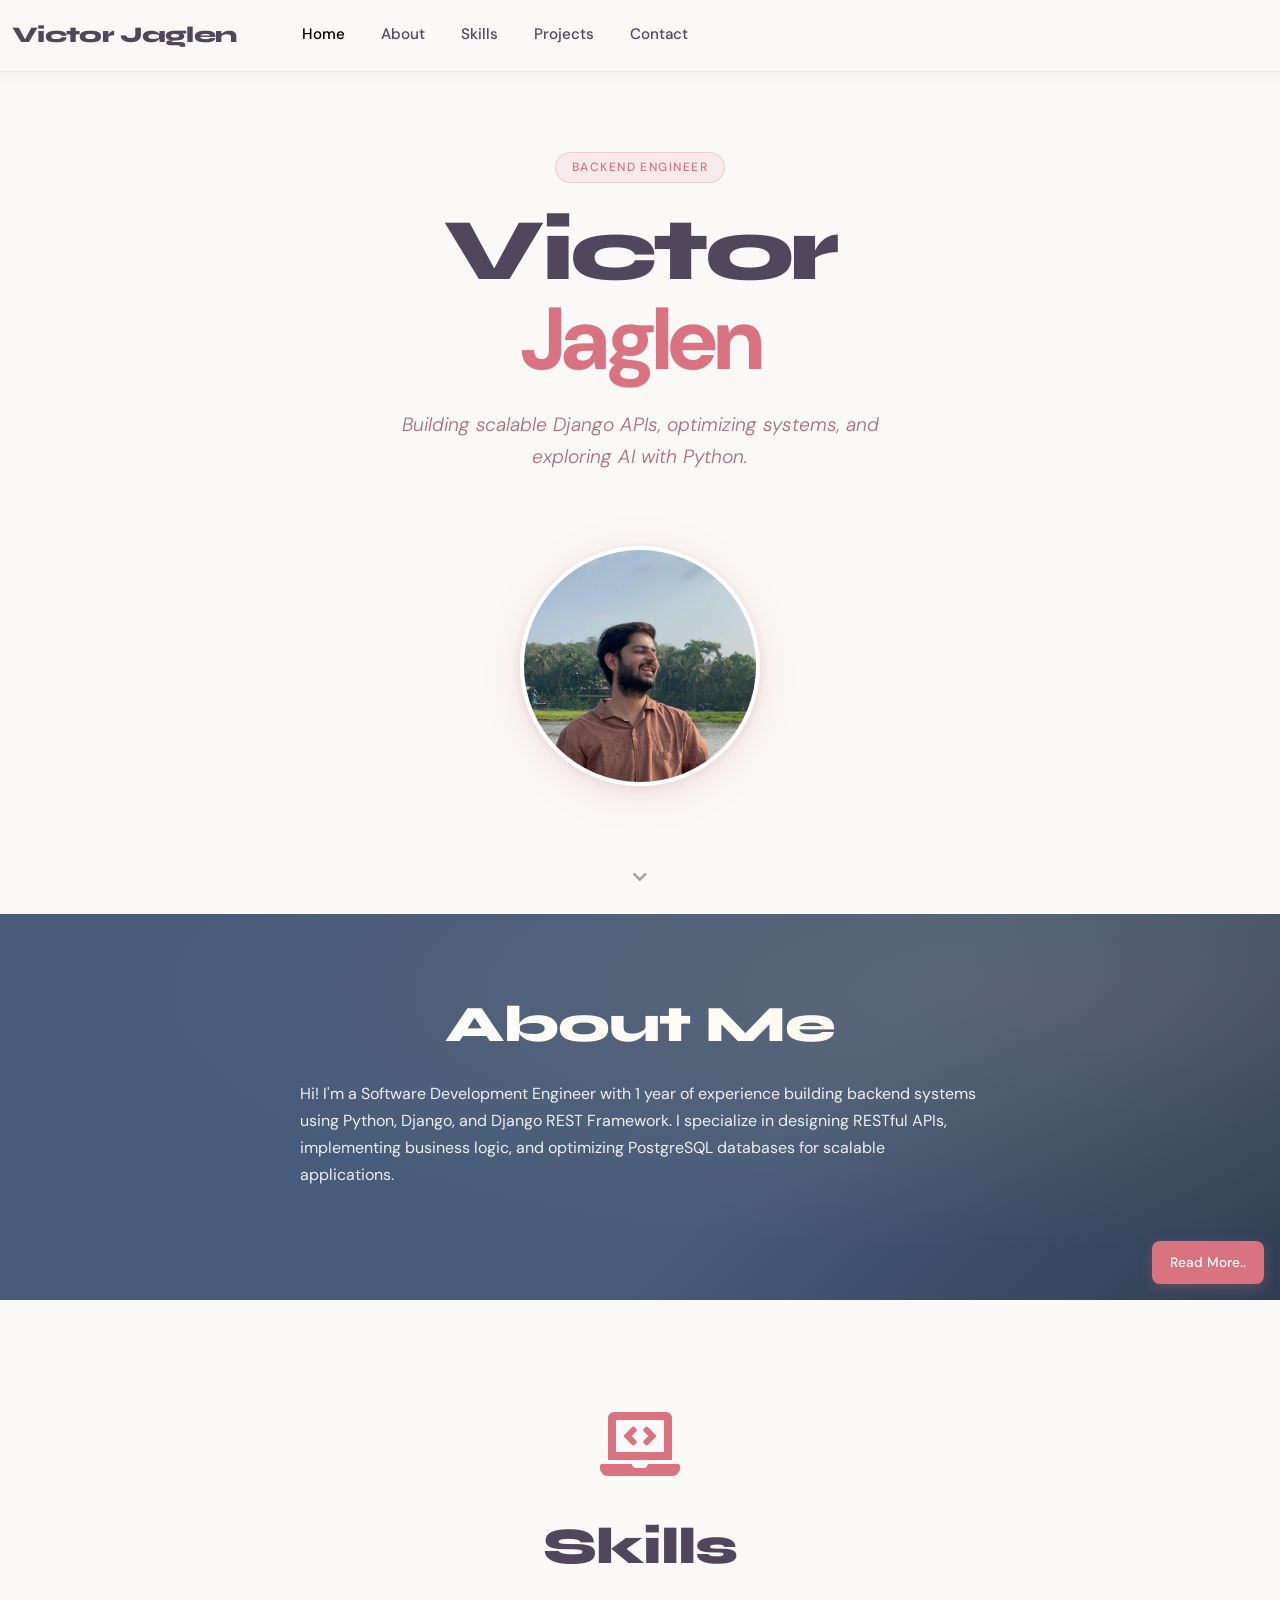
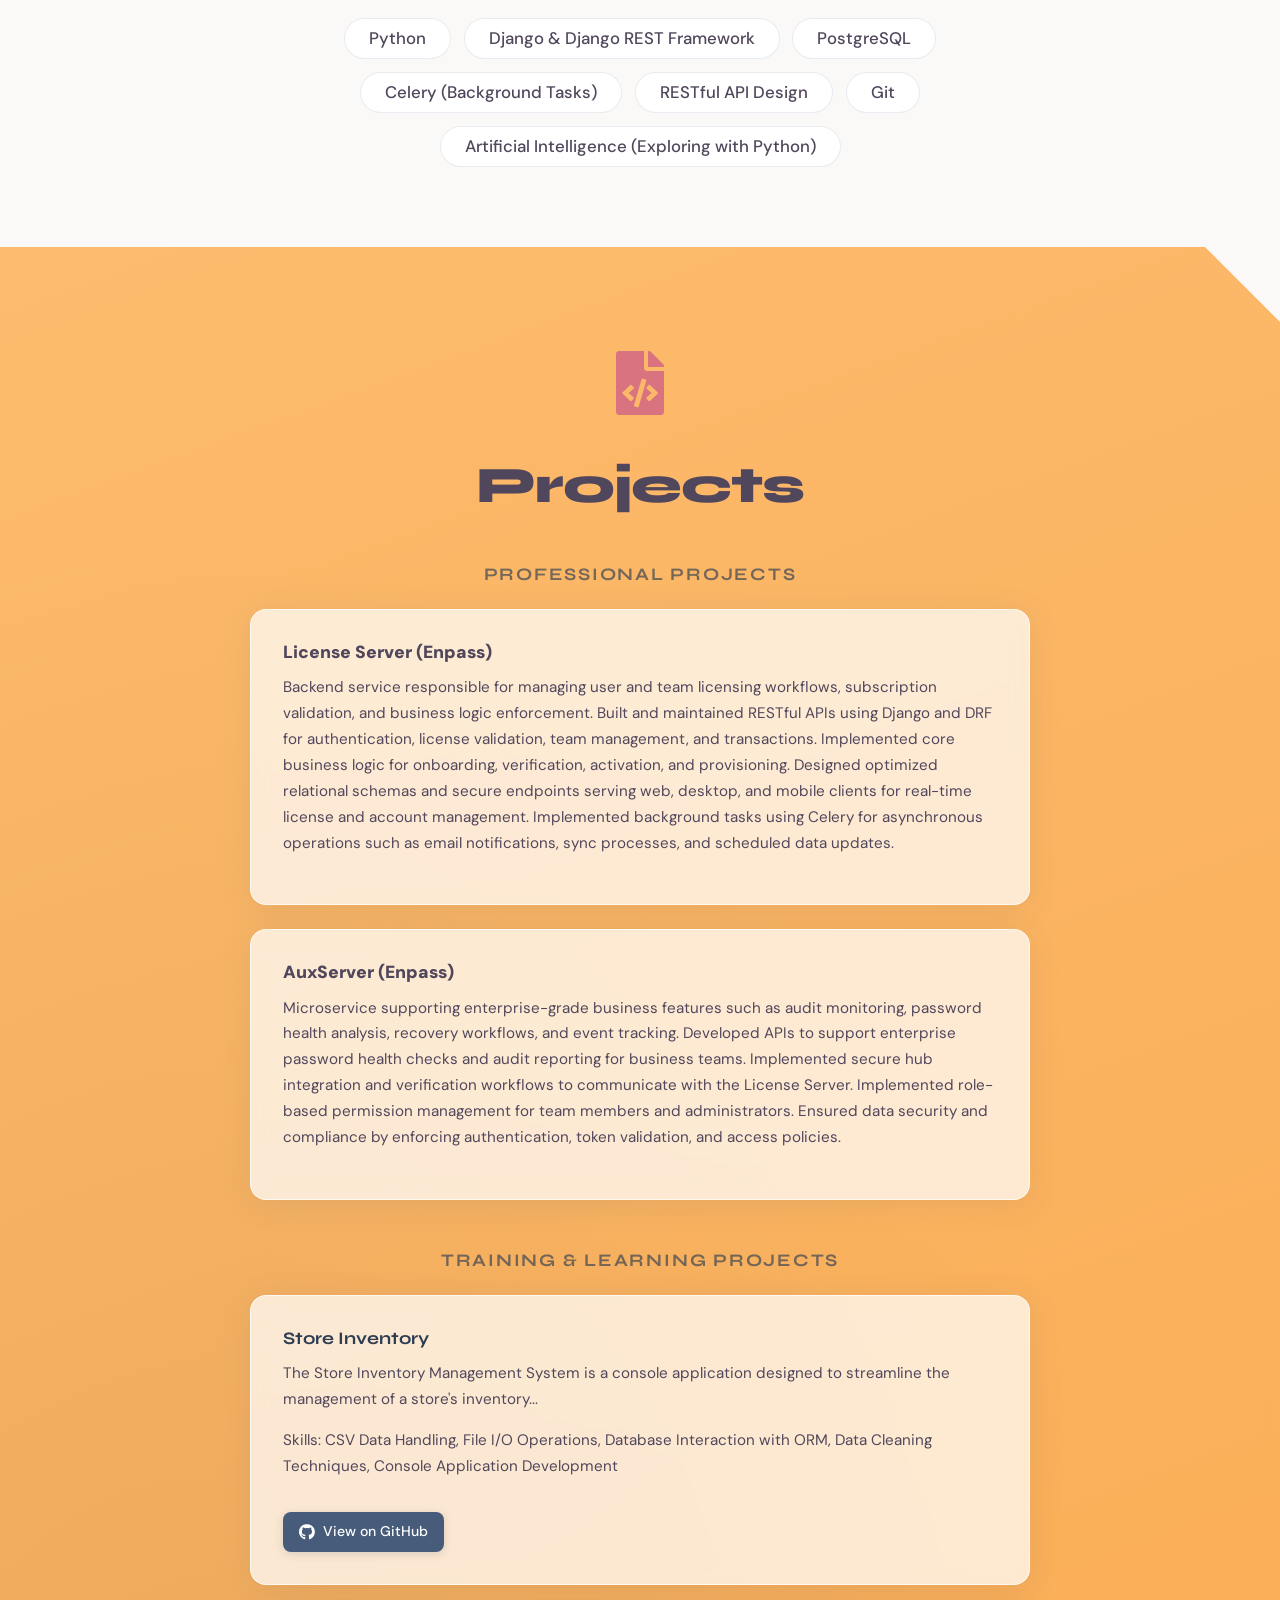
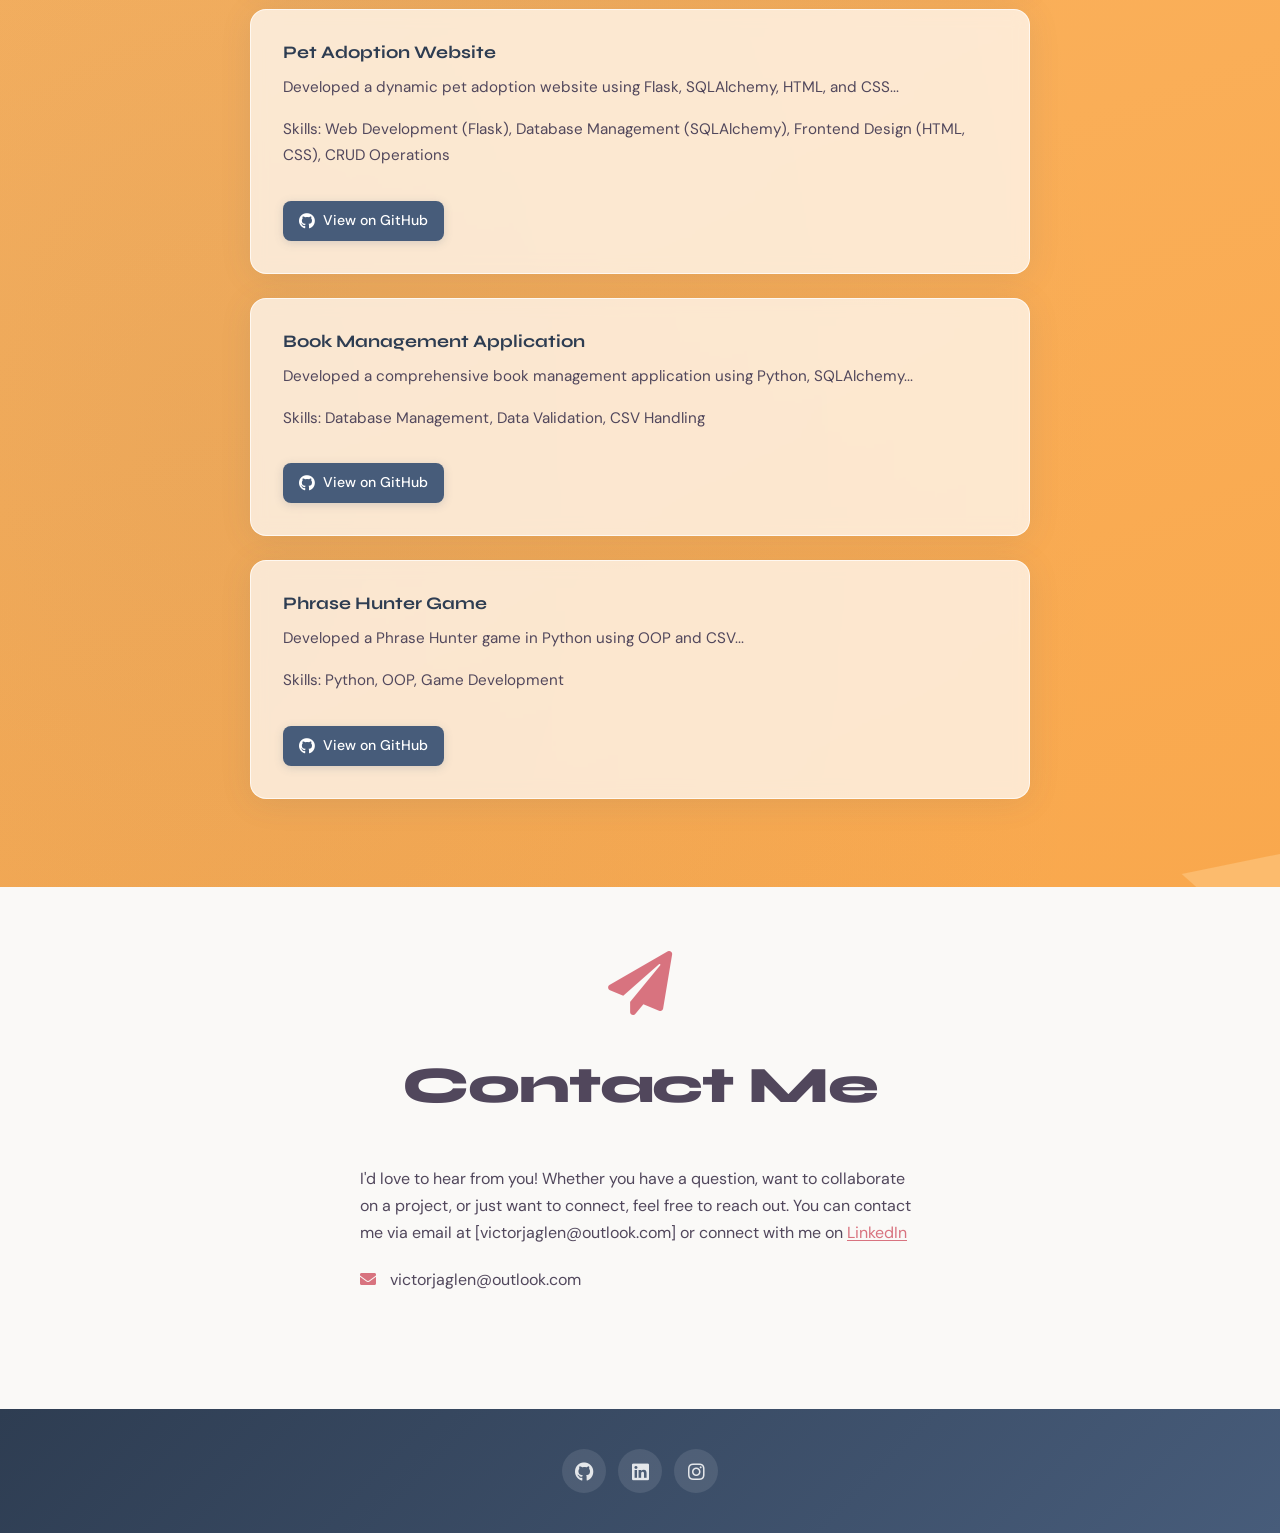
<file: index.html>
<!DOCTYPE html>

<html>
<head>
    <link href="https://cdn.jsdelivr.net/npm/bootstrap@5.0.0-beta2/dist/css/bootstrap.min.css" rel="stylesheet">
    <link rel="stylesheet" href="static/styles.css">
    <link rel="stylesheet" href="https://cdnjs.cloudflare.com/ajax/libs/font-awesome/5.15.3/css/all.min.css">
    <link href="https://fonts.googleapis.com/css2?family=Syne:wght@400;700;800&family=DM+Sans:ital,wght@0,300;0,400;0,500;1,300&display=swap" rel="stylesheet">
    <meta name="viewport" content="width=device-width, initial-scale=1">
</head>
<body>

<section class="navigation">
    <nav class="navbar navbar-expand-lg">
        <div class="container-fluid">

        <!-- ✅ FIXED -->
        <a class="navbar-brand" href="index.html">Victor Jaglen</a>

        <button class="toggle" type="button" data-bs-toggle="collapse" data-bs-target="#navbarContent"
            aria-controls="navbarContent" aria-expanded="false" aria-label="Toggle navigation">
            <i class="fas fa-bars"></i>
        </button>

        <div class="collapse navbar-collapse" id="navbarContent">
            <ul class="navbar-nav me-auto mb-2 mb-lg-0">

                <li class="nav-item">
                    <!-- ✅ FIXED -->
                    <a class="nav-link active" href="index.html">Home</a>
                </li>

                <li class="nav-item">
                    <!-- ✅ FIXED -->
                    <a class="nav-link" href="about.html">About</a>
                </li>

                <li class="nav-item">
                    <!-- ✅ FIXED -->
                    <a class="nav-link" href="index.html#skills">Skills</a>
                </li>

                <li class="nav-item">
                    <!-- ✅ FIXED -->
                    <a class="nav-link" href="index.html#projects">Projects</a>
                </li>

                <li class="nav-item">
                    <!-- ✅ FIXED -->
                    <a class="nav-link" href="index.html#contact">Contact</a>
                </li>

            </ul>
        </div>
    </div>
</nav>

</section>


<section class="header">
    <div class="header-badge">Backend Engineer</div>
    <h1>Victor<br><span class="header-name-accent">Jaglen</span></h1>
    <p>Building scalable Django APIs, optimizing systems, and exploring AI with Python.</p>
    <img src="static/images/IMG-20240602-WA0104~2.jpg" alt="Headshot of myself">
    <div class="header-scroll-hint"><i class="fas fa-chevron-down"></i></div>
</section>

<section id="about">
    <h2>About Me</h2>
    <p>
       Hi! I'm a Software Development Engineer with 1 year of experience building backend
        systems using Python, Django, and Django REST Framework. I specialize in designing
        RESTful APIs, implementing business logic, and optimizing PostgreSQL databases for
        scalable applications.
    </p>
    <div id="triangle1"></div>
    <div id="triangle2"></div>
    <a href="about.html" class="read_more">Read More..</a>
</section>

<section id="skills">
    <i class="fas fa-laptop-code"></i>
    <h2>Skills</h2>
    <ul>
        <li>Python</li>
        <li>Django & Django REST Framework</li>
        <li>PostgreSQL</li>
        <li>Celery (Background Tasks)</li>
        <li>RESTful API Design</li>
        <li>Git</li>
        <li>Artificial Intelligence (Exploring with Python)</li>
    </ul>
</section>

<section id="projects">
    <div id="triangle3"></div>
    <i class="fas fa-file-code"></i>
    <h2>Projects</h2>
    <div id="project-list">
       <!-- Professional Projects -->
        <h3 style="margin-top:40px;">Professional Projects</h3>
        <div class="a-project">
            <h4><strong>License Server (Enpass)</strong></h4>
            <p>
                Backend service responsible for managing user and team licensing workflows, subscription validation, and business logic enforcement. Built and maintained RESTful APIs using Django and DRF for authentication, license validation, team management, and transactions. Implemented core business logic for onboarding, verification, activation, and provisioning. Designed optimized relational schemas and secure endpoints serving web, desktop, and mobile clients for real-time license and account management. Implemented background tasks using Celery for asynchronous operations such as email notifications, sync processes, and scheduled data updates.
            </p>
        </div>

        <div class="a-project">
            <h4><strong>AuxServer (Enpass)</strong></h4>
            <p>
                Microservice supporting enterprise-grade business features such as audit monitoring, password health analysis, recovery workflows, and event tracking.
                Developed APIs to support enterprise password health checks and audit reporting for business teams. Implemented secure hub integration and verification workflows to communicate with the License Server. Implemented role-based permission management for team members and administrators. Ensured data security and compliance by enforcing authentication, token validation, and access policies.
            </p>
        </div>

        <!-- Training Projects From JSON -->
        <h3 style="margin-top:50px;">Training & Learning Projects</h3>

        <!-- ✅ JS WILL RENDER PROJECTS HERE -->
        <div id="dynamic-projects"></div>

    </div>
    <div id="triangle4"></div>

</section>

<section id="contact">
    <i class="fas fa-paper-plane"></i>
    <h2>Contact Me</h2>
    <p>
        I'd love to hear from you! Whether you have a question, want to collaborate on a project, or just want to connect, feel
        free to reach out. You can contact me via email at [victorjaglen@outlook.com] or connect with me on <a href="https://www.linkedin.com/in/victor-jaglen-9b87501b5/">LinkedIn</a>
    </p>
    <p>
        <i class="fas fa-envelope"></i>
        victorjaglen@outlook.com
    </p>
</section>

<section class="footer">
    <div class="socials">
        <a target="_blank" href="https://github.com/Victorjaglen">
            <i class="fab fa-github"></i>
        </a>
        <a target="_blank" href="https://www.linkedin.com/in/victor-jaglen-9b87501b5/">
            <i class="fab fa-linkedin"></i>
        </a>
        <a target="_blank" href="https://www.instagram.com/victorjaglen/">
            <i class="fab fa-instagram"></i>
        </a>
    </div>
</section>

<!-- ✅ YOUR SCRIPT -->
<script>
const data = [
  {
    "title": "Store Inventory",
    "description": "The Store Inventory Management System is a console application designed to streamline the management of a store's inventory...",
    "skills": "CSV Data Handling, File I/O Operations, Database Interaction with ORM, Data Cleaning Techniques, Console Application Development",
    "git_url": "https://github.com/Victorjaglen/store-inventory"
  },
  {
    "title": "Pet Adoption Website",
    "description": "Developed a dynamic pet adoption website using Flask, SQLAlchemy, HTML, and CSS...",
    "skills": "Web Development (Flask), Database Management (SQLAlchemy), Frontend Design (HTML, CSS), CRUD Operations",
    "git_url": "https://github.com/Victorjaglen/pet-adoption"
  },
  {
    "title": "Book Management Application",
    "description": "Developed a comprehensive book management application using Python, SQLAlchemy...",
    "skills": "Database Management, Data Validation, CSV Handling",
    "git_url": "https://github.com/Victorjaglen/book-database-program"
  },
  {
    "title": "Phrase Hunter Game",
    "description": "Developed a Phrase Hunter game in Python using OOP and CSV...",
    "skills": "Python, OOP, Game Development",
    "git_url": "https://github.com/Victorjaglen/phrasehunter"
  }
];

const container = document.getElementById('dynamic-projects');

data.forEach(project => {
  container.innerHTML += `
    <div class="a-project">
        <h4>${project.title}</h4>
        <p>${project.description}</p>
        <p>Skills: ${project.skills}</p>
        <a href="${project.git_url}" class="github-btn">
            <i class="fab fa-github"></i>
            View on GitHub
        </a>
    </div>
  `;
});
</script>

<script src="https://cdn.jsdelivr.net/npm/bootstrap@5.0.0-beta2/dist/js/bootstrap.bundle.min.js"></script>

<!-- Scroll reveal animations -->
<script>
const revealEls = document.querySelectorAll('#about, #skills, #projects, #contact, .a-project');
const observer = new IntersectionObserver((entries) => {
  entries.forEach(entry => {
    if (entry.isIntersecting) {
      entry.target.classList.add('visible');
    }
  });
}, { threshold: 0.1 });
revealEls.forEach(el => observer.observe(el));
</script>

</body>
</html>
</file>
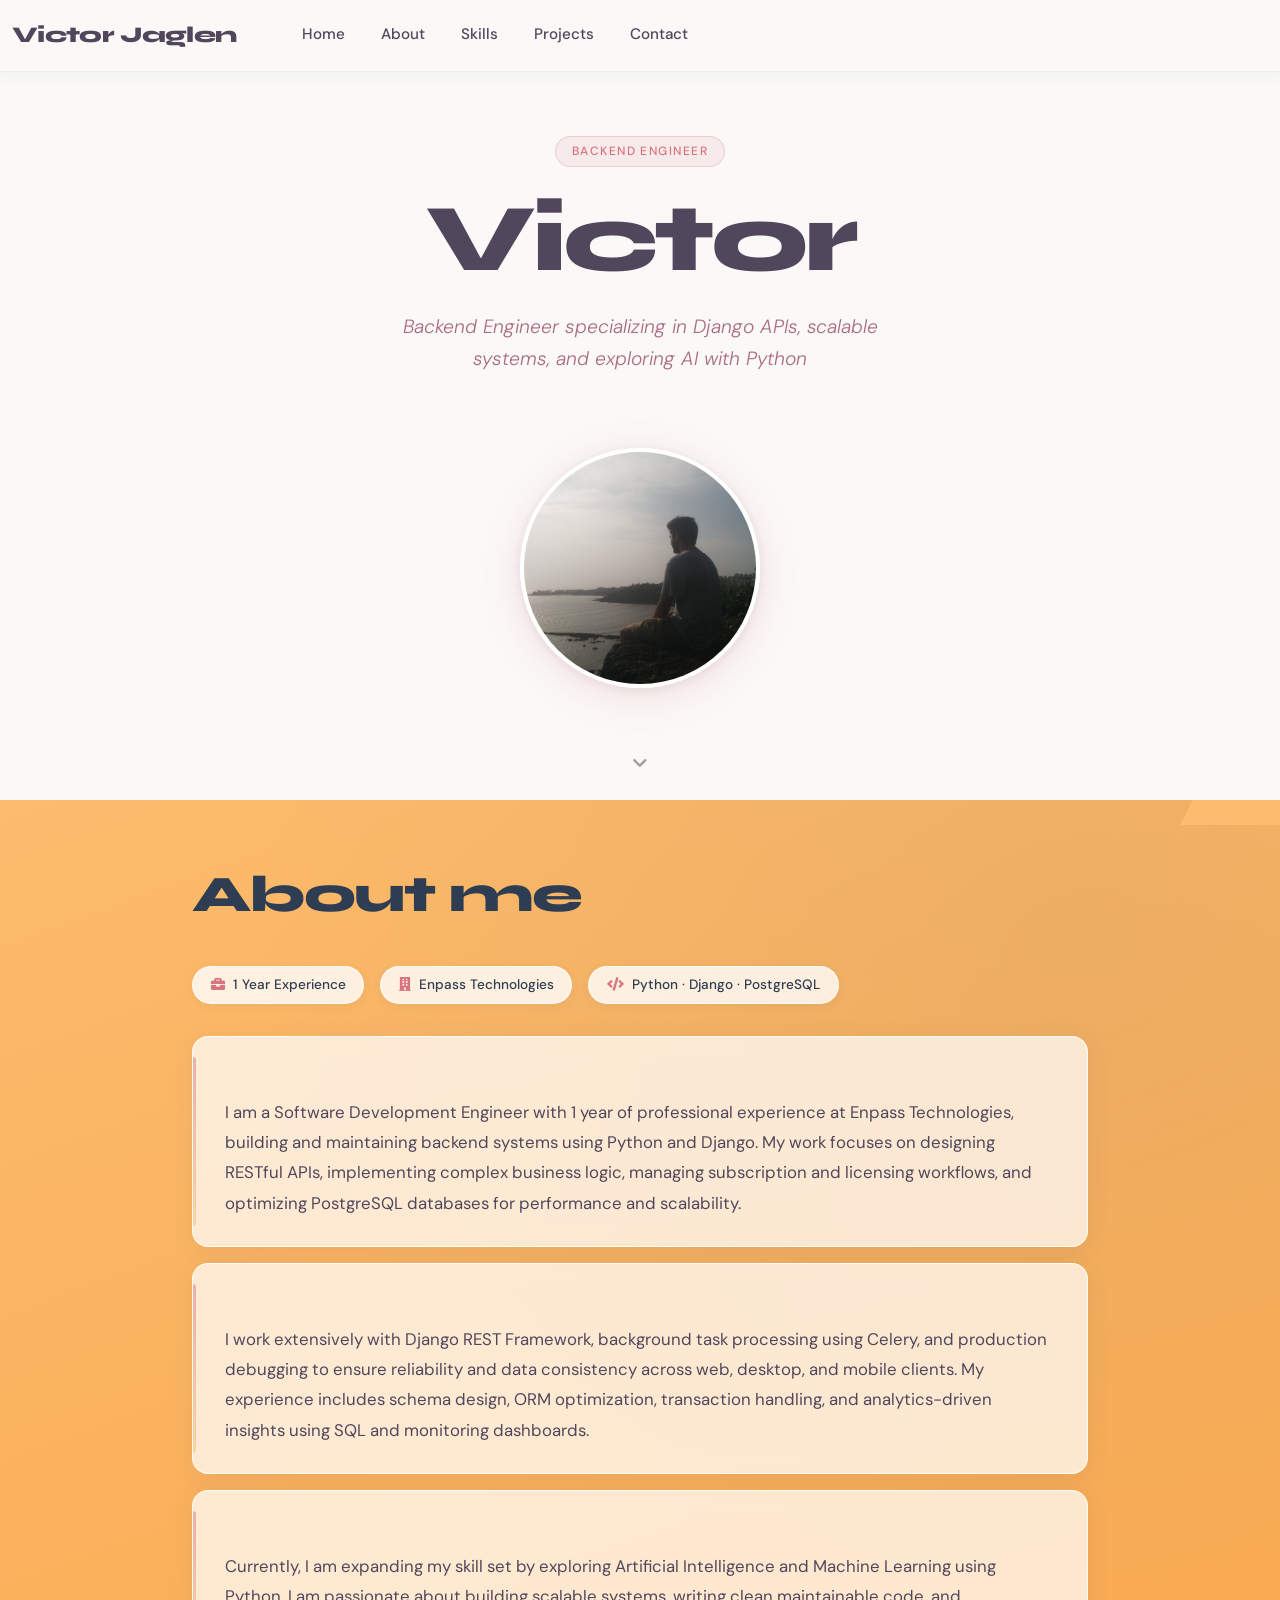
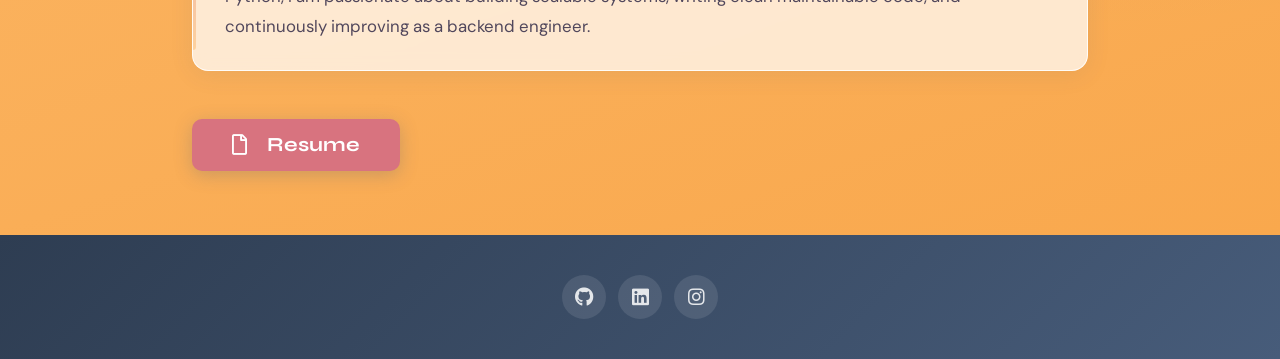
<file: about.html>
<!DOCTYPE html>
<html>
<head>
    <meta charset="utf-8">
    <title>Portfolio</title>
    <link rel="stylesheet" href="https://cdnjs.cloudflare.com/ajax/libs/font-awesome/5.15.3/css/all.min.css">
    <link href="https://cdn.jsdelivr.net/npm/bootstrap@5.0.0-beta2/dist/css/bootstrap.min.css" rel="stylesheet">
    <link href="https://fonts.googleapis.com/css2?family=Syne:wght@400;700;800&family=DM+Sans:ital,wght@0,300;0,400;0,500;1,300&display=swap" rel="stylesheet">
    <!-- ✅ FIXED PATH -->
    <link rel="stylesheet" href="static/styles.css">
    <meta name="viewport" content="width=device-width, initial-scale=1">

    <style>
        /* ── About-page specific enhancements ── */

        /* Hero overrides for about page */
        .header {
            padding: 4rem 1.5rem 5rem;
            position: relative;
        }

        .header h1 {
            font-size: clamp(3rem, 12vw, 6rem);
            font-weight: 800;
            letter-spacing: -0.04em;
            line-height: 1;
            animation: fadeSlideDown 0.7s 0.1s ease both;
        }

        .header p {
            animation: fadeSlideDown 0.7s 0.2s ease both;
        }

        .header img {
            animation: fadeSlideDown 0.7s 0.3s ease both;
        }

        /* About page section */
        #about-page {
            background: linear-gradient(160deg, var(--secondary) 0%, #f9a84d 100%);
            position: relative;
            padding: clamp(3rem, 8vw, 5rem) clamp(1.5rem, 6vw, 5%);
            text-align: left;
            overflow: hidden;
        }

        #about-page::before {
            content: '';
            position: absolute;
            inset: 0;
            background: radial-gradient(ellipse at 85% 15%, rgba(71,92,122,0.08) 0%, transparent 55%);
            pointer-events: none;
        }

        #about-page #triangle7,
        #about-page #triangle8 {
            width: 0;
            height: 0;
            border-left: 50px solid transparent;
            border-right: 50px solid transparent;
            border-bottom: 100px solid var(--secondary);
            position: absolute;
            top: -75px;
        }

        #about-page #triangle7 {
            right: -50px;
        }

        #about-page #triangle8 {
            right: 0px;
        }

        /* Content card wrapper */
        .about-inner {
            max-width: 760px;
            margin: 0 auto;
            position: relative;
            z-index: 1;
        }

        #about-page h2 {
            font-family: 'Syne', sans-serif;
            font-size: clamp(2rem, 6vw, 3.2rem);
            font-weight: 800;
            letter-spacing: -0.03em;
            color: var(--primary-dark);
            margin-bottom: 2.5rem;
            opacity: 0;
            transform: translateY(24px);
            transition: opacity 0.6s ease, transform 0.6s ease;
        }

        #about-page h2.visible {
            opacity: 1;
            transform: translateY(0);
        }

        /* Paragraph cards */
        .about-para {
            background: rgba(255,255,255,0.72);
            border: 1px solid rgba(255,255,255,0.85);
            border-radius: 16px;
            padding: clamp(1.25rem, 4vw, 1.75rem) clamp(1.25rem, 4vw, 2rem);
            margin-bottom: 1rem;
            backdrop-filter: blur(8px);
            box-shadow: 0 4px 24px rgba(71,92,122,0.09);
            opacity: 0;
            transform: translateY(24px);
            transition: opacity 0.55s ease, transform 0.55s ease, box-shadow 0.25s ease;
            position: relative;
        }

        .about-para.visible {
            opacity: 1;
            transform: translateY(0);
        }

        .about-para:hover {
            box-shadow: 0 8px 40px rgba(71,92,122,0.14);
        }

        .about-para:nth-child(2) { transition-delay: 0.1s; }
        .about-para:nth-child(3) { transition-delay: 0.2s; }
        .about-para:nth-child(4) { transition-delay: 0.3s; }

        /* Decorative left accent line */
        .about-para::before {
            content: '';
            position: absolute;
            left: 0;
            top: 1.25rem;
            bottom: 1.25rem;
            width: 3px;
            background: linear-gradient(180deg, var(--accent), var(--secondary));
            border-radius: 0 3px 3px 0;
            opacity: 0.5;
        }

        #about-page p {
            text-align: left;
            margin-bottom: 0;
            color: var(--primary-text);
            font-size: clamp(0.95rem, 2vw, 1.05rem);
            line-height: 1.8;
        }

        /* Resume button */
        .resume-btn {
            display: inline-flex;
            align-items: center;
            gap: 0.6rem;
            background-color: var(--primary);
            text-decoration: none;
            color: var(--white);
            border-radius: 10px;
            font-family: 'Syne', sans-serif;
            font-size: 1rem;
            font-weight: 700;
            padding: 12px 28px;
            margin-top: 2rem;
            box-shadow: 0 4px 18px rgba(71,92,122,0.25);
            transition: background 0.2s, transform 0.2s, box-shadow 0.2s;
            opacity: 0;
            transform: translateY(16px);
            transition: opacity 0.5s 0.35s ease, transform 0.5s 0.35s ease,
                        background 0.2s, box-shadow 0.2s;
        }

        .resume-btn.visible {
            opacity: 1;
            transform: translateY(0);
        }

        .resume-btn:hover {
            background: var(--primary-dark);
            transform: translateY(-3px);
            box-shadow: 0 8px 28px rgba(71,92,122,0.32);
            color: var(--white);
        }

        .resume-btn i {
            color: var(--white);
            font-size: 1rem;
        }

        /* Stats row */
        .about-stats {
            display: flex;
            gap: 1rem;
            margin-bottom: 2rem;
            flex-wrap: wrap;
            opacity: 0;
            transform: translateY(20px);
            transition: opacity 0.6s ease, transform 0.6s ease;
        }

        .about-stats.visible {
            opacity: 1;
            transform: translateY(0);
        }

        .stat-chip {
            background: rgba(255,255,255,0.8);
            border: 1.5px solid rgba(255,255,255,0.9);
            border-radius: 100px;
            padding: 0.5rem 1.1rem;
            display: flex;
            align-items: center;
            gap: 0.5rem;
            box-shadow: 0 2px 10px rgba(71,92,122,0.08);
        }

        .stat-chip i {
            color: var(--accent);
            font-size: 0.85rem;
        }

        .stat-chip span {
            font-family: 'DM Sans', sans-serif;
            font-size: 0.85rem;
            font-weight: 500;
            color: var(--primary-dark);
        }

        @keyframes fadeSlideDown {
            from { opacity: 0; transform: translateY(-18px); }
            to   { opacity: 1; transform: translateY(0); }
        }

        @media (min-width: 992px) {
            #about-page {
                padding: 5% 15%;
            }
            .about-inner {
                max-width: 100%;
            }
        }

        @media (max-width: 576px) {
            .resume-btn {
                width: 100%;
                justify-content: center;
            }
            .about-stats {
                gap: 0.6rem;
            }
            .stat-chip {
                padding: 0.45rem 0.9rem;
            }
        }
    </style>
</head>
<body>

<section class="navigation">
    <nav class="navbar navbar-expand-lg">
        <div class="container-fluid">
            <a class="navbar-brand" href="index.html">Victor Jaglen</a>
            <button class="toggle" type="button" data-bs-toggle="collapse" data-bs-target="#navbarContent">
                <i class="fas fa-bars"></i>
            </button>
            <div class="collapse navbar-collapse" id="navbarContent">
                <ul class="navbar-nav me-auto">
                    <li class="nav-item">
                        <a class="nav-link" href="index.html">Home</a>
                    </li>
                    <li class="nav-item">
                        <a class="nav-link" href="about.html">About</a>
                    </li>
                    <li class="nav-item">
                        <a class="nav-link" href="index.html#skills">Skills</a>
                    </li>
                    <li class="nav-item">
                        <a class="nav-link" href="index.html#projects">Projects</a>
                    </li>
                    <li class="nav-item">
                        <a class="nav-link" href="index.html#contact">Contact</a>
                    </li>
                </ul>
            </div>
        </div>
    </nav>
</section>

<!-- ✅ YOUR ORIGINAL CONTENT (UNCHANGED) -->
<section class="header">
    <div class="header-badge">Backend Engineer</div>
    <h1>Victor</h1>
    <p>Backend Engineer specializing in Django APIs, scalable systems, and exploring AI with Python</p>
    <img src="static/images/IMG_20200927_080359.jpg" alt="Headshot of myself">
    <div class="header-scroll-hint"><i class="fas fa-chevron-down"></i></div>
</section>

<section id="about-page">
    <div id="triangle7"></div>
    <div id="triangle8"></div>

    <div class="about-inner">
        <h2>About me</h2>

        <!-- Quick-glance stats -->
        <div class="about-stats">
            <div class="stat-chip"><i class="fas fa-briefcase"></i><span>1 Year Experience</span></div>
            <div class="stat-chip"><i class="fas fa-building"></i><span>Enpass Technologies</span></div>
            <div class="stat-chip"><i class="fas fa-code"></i><span>Python · Django · PostgreSQL</span></div>
        </div>

        <div class="about-para">
            <p>
                I am a Software Development Engineer with 1 year of professional experience at Enpass Technologies,
                building and maintaining backend systems using Python and Django. My work focuses on designing
                RESTful APIs, implementing complex business logic, managing subscription and licensing workflows,
                and optimizing PostgreSQL databases for performance and scalability.
            </p>
        </div>

        <div class="about-para">
            <p>
                I work extensively with Django REST Framework, background task processing using Celery, and
                production debugging to ensure reliability and data consistency across web, desktop, and mobile clients.
                My experience includes schema design, ORM optimization, transaction handling, and analytics-driven insights
                using SQL and monitoring dashboards.
            </p>
        </div>

        <div class="about-para">
            <p>
                Currently, I am expanding my skill set by exploring Artificial Intelligence and Machine Learning using Python,
                I am passionate about building scalable systems, writing clean
                maintainable code, and continuously improving as a backend engineer.
            </p>
        </div>

        <!-- ✅ FIXED PATH -->
        <a href="static/images/Resume-Victor.pdf" class="resume-btn">
            <i class="far fa-file"></i>Resume
        </a>
    </div>
</section>

<section class="footer">
    <div class="socials">
        <a target="_blank" href="https://github.com/Victorjaglen">
            <i class="fab fa-github"></i>
        </a>
        <a target="_blank" href="https://www.linkedin.com/in/victor-jaglen-9b87501b5/">
            <i class="fab fa-linkedin"></i>
        </a>
        <a target="_blank" href="https://www.instagram.com/victorjaglen/">
            <i class="fab fa-instagram"></i>
        </a>
    </div>
</section>

<script src="https://cdn.jsdelivr.net/npm/bootstrap@5.0.0-beta2/dist/js/bootstrap.bundle.min.js"></script>

<!-- Scroll reveal -->
<script>
const revealTargets = document.querySelectorAll(
    '#about-page h2, .about-para, .about-stats, .resume-btn'
);
const observer = new IntersectionObserver((entries) => {
    entries.forEach(entry => {
        if (entry.isIntersecting) entry.target.classList.add('visible');
    });
}, { threshold: 0.12 });
revealTargets.forEach(el => observer.observe(el));
</script>

</body>
</html>
</file>
<file: static/styles.css>
/*******
Colors
*******/
:root {
    --primary-text: #51475c;
    --secondary-text: #ab6c82;
    --primary: #475c7a;
    --secondary: #fcbb6d;
    --accent: #d8737f;
    --white:  #fff;

    /* Extended palette */
    --primary-dark: #2e3d52;
    --bg-light: #faf9f7;
    --card-bg: rgba(255,255,255,0.72);
    --shadow-soft: 0 4px 32px rgba(71, 92, 122, 0.10);
    --shadow-hover: 0 8px 48px rgba(71, 92, 122, 0.18);
}

/*******
FONT
*******/

* {
    font-family: 'DM Sans', Arial, Helvetica, sans-serif;
    color: var(--primary-text);
    box-sizing: border-box;
}

h1, h2, h3, h4, .navbar-brand {
    font-family: 'Syne', sans-serif;
}

p, 
li, 
a {
    font-size: 1rem;
    line-height: 1.7;
}

h2 {
    font-size: 2rem;
    font-weight: 800;
    letter-spacing: -0.02em;
}

h3 {
    font-size: 1.35rem;
    font-weight: 700;
}

h4 {
    font-size: 1.1rem;
    font-weight: 700;
}

body {
    overflow-x: hidden;
    background-color: var(--bg-light);
}

/* Scroll-reveal base */
#about, #skills, #projects, #contact, .a-project {
    opacity: 0;
    transform: translateY(28px);
    transition: opacity 0.6s ease, transform 0.6s ease;
}
#about.visible, #skills.visible, #projects.visible, #contact.visible, .a-project.visible {
    opacity: 1;
    transform: translateY(0);
}

/*******
Nav
*******/

nav {
    margin-top: 0;
    padding: 0.75rem 1.25rem;
}

.navigation {
    position: sticky;
    top: 0;
    z-index: 100;
    background: rgba(250, 249, 247, 0.92);
    backdrop-filter: blur(12px);
    -webkit-backdrop-filter: blur(12px);
    border-bottom: 1px solid rgba(71,92,122,0.08);
    box-shadow: 0 2px 16px rgba(71,92,122,0.06);
}

.navbar-brand {
    color: var(--primary-text);
    font-size: 1.25rem;
    font-weight: 800;
    letter-spacing: -0.03em;
    transition: color 0.2s;
}

.navbar-brand:hover,
.navbar-brand:focus {
    color: var(--accent);
}

.nav-item a {
    color: var(--primary-text);
    font-size: 0.95rem;
    font-weight: 500;
    padding: 0.4rem 0.75rem;
    border-radius: 6px;
    transition: color 0.2s, background-color 0.2s, transform 0.15s;
    position: relative;
}

.nav-item a::after {
    content: '';
    display: block;
    height: 2px;
    background: var(--accent);
    width: 0;
    border-radius: 2px;
    transition: width 0.25s;
    position: absolute;
    bottom: 2px;
    left: 0.75rem;
}

.nav-item a:hover::after,
.nav-item a:focus::after {
    width: calc(100% - 1.5rem);
}

.nav-item a:hover,
.nav-item a:focus {
    color: var(--accent);
    background-color: transparent;
    padding-left: 0.75rem;
}

.toggle {
    color: var(--primary-text);
    border: none;
    background-color: transparent;
    font-size: 1.2rem;
    padding: 0.4rem 0.6rem;
    border-radius: 8px;
    transition: background 0.2s;
}
.toggle:hover {
    background: rgba(216,115,127,0.1);
}

/* Mobile nav menu */
.navbar-collapse {
    padding: 0.5rem 0;
}

@media (max-width: 991px) {
    .navbar-collapse.show,
    .navbar-collapse.collapsing {
        border-top: 1px solid rgba(71,92,122,0.08);
        margin-top: 0.5rem;
        padding-top: 0.75rem;
    }
    .nav-item a {
        display: block;
        padding: 0.6rem 0.5rem;
        font-size: 1.05rem;
    }
    .nav-item a::after {
        display: none;
    }
    .nav-item a:hover {
        color: var(--white);
        background-color: var(--accent);
        border-radius: 8px;
    }
}

.dropdown-menu li a:hover,
.dropdown-menu li a:focus {
    background-color: var(--accent);
    color: var(--white);
}

/******************
Header  - Homepage
******************/

.header {
    margin: 0 auto;
    padding: 4rem 1.5rem 5rem;
    text-align: center;
    max-width: 700px;
    position: relative;
}

.header-badge {
    display: inline-block;
    font-family: 'DM Sans', sans-serif;
    font-size: 0.75rem;
    font-weight: 500;
    letter-spacing: 0.12em;
    text-transform: uppercase;
    color: var(--accent);
    background: rgba(216,115,127,0.1);
    border: 1px solid rgba(216,115,127,0.25);
    padding: 0.35rem 1rem;
    border-radius: 100px;
    margin-bottom: 1.5rem;
    animation: fadeSlideDown 0.7s ease both;
}

.header h1 {
    font-size: clamp(2.8rem, 10vw, 5.5rem);
    font-weight: 800;
    line-height: 1.0;
    letter-spacing: -0.04em;
    color: var(--primary-text);
    margin-bottom: 1.25rem;
    animation: fadeSlideDown 0.7s 0.1s ease both;
}

.header-name-accent {
    color: var(--accent);
    -webkit-text-stroke: 0px;
}

.header p {
    font-size: clamp(1rem, 2.5vw, 1.2rem);
    color: var(--secondary-text);
    max-width: 480px;
    margin: 0 auto 2.5rem;
    animation: fadeSlideDown 0.7s 0.2s ease both;
    font-weight: 300;
    font-style: italic;
}

.header img {
    height: clamp(140px, 35vw, 200px);
    width: clamp(140px, 35vw, 200px);
    border-radius: 50%;
    object-fit: cover;
    margin-bottom: 2rem;
    margin-top: 2rem;
    border: 4px solid var(--white);
    box-shadow: 0 8px 40px rgba(216,115,127,0.2), 0 2px 12px rgba(0,0,0,0.08);
    animation: fadeSlideDown 0.7s 0.3s ease both;
    transition: transform 0.3s ease, box-shadow 0.3s ease;
}
.header img:hover {
    transform: scale(1.03) translateY(-3px);
    box-shadow: 0 16px 56px rgba(216,115,127,0.28);
}

.header-scroll-hint {
    position: absolute;
    bottom: 1.5rem;
    left: 50%;
    transform: translateX(-50%);
    color: var(--secondary-text);
    opacity: 0.5;
    font-size: 1rem;
    animation: bounce 2s infinite;
}

@keyframes bounce {
    0%, 100% { transform: translateX(-50%) translateY(0); }
    50%       { transform: translateX(-50%) translateY(6px); }
}

@keyframes fadeSlideDown {
    from { opacity: 0; transform: translateY(-18px); }
    to   { opacity: 1; transform: translateY(0); }
}

/***************
Header - Detail
***************/

.header .github-btn {
    display: inline-block;
    margin-top: 2rem;
    margin-bottom: 4rem;
}

.header .project-skills {
    list-style: none;
    text-align: left;
    margin: auto;
    line-height: 40px;
    max-width: 250px;
    margin-bottom: 4rem;
}

.header .project-skills li {
    position: relative;
}

.header  .project-skills li::before {
    content: '\FE61';
    position: absolute;
    left: -20px;
}

/*******
About
*******/

#about {
    text-align: center;
    background: linear-gradient(135deg, var(--primary) 60%, var(--primary-dark) 100%);
    padding: clamp(3rem, 8vw, 5rem) clamp(1.5rem, 6vw, 5rem);
    position: relative;
    overflow: hidden;
}

/* Subtle texture overlay */
#about::before {
    content: '';
    position: absolute;
    inset: 0;
    background: radial-gradient(ellipse at 80% 20%, rgba(252,187,109,0.12) 0%, transparent 60%);
    pointer-events: none;
}

.read_more {
    position: absolute;
    bottom: 16px;
    right: 16px;
    padding: 10px 18px;
    background-color: var(--accent);
    color: white;
    text-decoration: none;
    border-radius: 8px;
    font-size: 0.85rem;
    font-weight: 500;
    transition: background 0.2s, transform 0.2s, box-shadow 0.2s;
    box-shadow: 0 4px 14px rgba(216,115,127,0.3);
}

.read_more:hover {
    background-color: #c45f6b;
    transform: translateY(-2px);
    box-shadow: 0 6px 20px rgba(216,115,127,0.4);
    color: var(--white);
}

#triangle1 {
    display: inline-block;
    width: 0;
    height: 0;
    border-left: 50px solid var(--primary);
    border-bottom: 50px solid transparent;
    position: absolute;
    bottom: -50px;
    left: 0;
}

#triangle2 {
    display: inline-block;
    width: 0;
    height: 0;
    border-left: 50px solid transparent;
    border-right: 50px solid transparent;
    border-top: 100px solid var(--primary);
    position: absolute;
    bottom: -100px;
    left: 5px;
}

#about  h2, 
#about p {
    color: var(--white);
    margin: auto;
}

#about h2 {
    margin-top: 1rem;
    margin-bottom: 1.5rem;
}

#about p {
    text-align: left;
    margin-bottom: 3rem;
    opacity: 0.9;
    max-width: 680px;
}

/*******
Skills
*******/

#skills {
    margin-top: 7rem;
    text-align: center;
    padding: 0 1.5rem;
}

#skills .fas {
    color: var(--accent);
    font-size: 2.5rem;
    margin-bottom: 1.5rem;
}

#skills h2 {
    margin-bottom: 2.5rem;
}

#skills ul {
    padding: 0;
    margin: 0 auto 5rem;
    max-width: 600px;
    display: flex;
    flex-wrap: wrap;
    gap: 0.6rem;
    justify-content: center;
    list-style: none;
}

#skills li {
    list-style-type: none;
    line-height: 1;
    background: var(--white);
    border: 1.5px solid rgba(71,92,122,0.12);
    border-radius: 100px;
    padding: 0.55rem 1.1rem;
    font-size: 0.92rem;
    font-weight: 500;
    transition: border-color 0.2s, box-shadow 0.2s, transform 0.2s, background 0.2s;
    cursor: default;
}

#skills li:hover {
    border-color: var(--accent);
    box-shadow: 0 3px 14px rgba(216,115,127,0.18);
    transform: translateY(-2px);
    background: rgba(216,115,127,0.05);
}

/*******
Projects
*******/

#projects {
    background: linear-gradient(160deg, var(--secondary) 0%, #f9a84d 100%);
    position: relative;
    text-align: center;
    padding: clamp(3rem, 8vw, 5rem) clamp(1.5rem, 6vw, 5%);
    overflow: hidden;
}

#projects::before {
    content: '';
    position: absolute;
    inset: 0;
    background: radial-gradient(ellipse at 15% 80%, rgba(71,92,122,0.08) 0%, transparent 60%);
    pointer-events: none;
}

#triangle3 {
    position: absolute;
    width: 0;
    height: 0;
    border-top: 75px solid var(--bg-light);
    border-left: 75px solid transparent;
    right: 0;
    top: 0;
}

#projects .fas {
    font-size: 2.5rem;
    margin-bottom: 1.5rem;
    margin-top: 2.5rem;
    color: var(--accent);
}

#projects h2 {
    margin-bottom: 2rem;
}

/* Project cards */
#project-list h3 {
    font-size: 1.1rem;
    text-transform: uppercase;
    letter-spacing: 0.1em;
    color: var(--primary-dark);
    opacity: 0.65;
    margin-top: 2.5rem;
    margin-bottom: 1.5rem;
    font-weight: 700;
}

#projects .a-project {
    text-align: left;
    margin: 0 auto 1.5rem;
    max-width: 780px;
    background: var(--card-bg);
    border-radius: 16px;
    padding: clamp(1.25rem, 4vw, 2rem);
    box-shadow: var(--shadow-soft);
    backdrop-filter: blur(8px);
    border: 1px solid rgba(255,255,255,0.7);
    transition: transform 0.25s ease, box-shadow 0.25s ease;
}

#projects .a-project:hover {
    transform: translateY(-4px);
    box-shadow: var(--shadow-hover);
}

#projects .a-project h4 {
    color: var(--primary-dark);
    margin-bottom: 0.75rem;
    font-size: 1.1rem;
}

#projects .a-project p {
    margin-top: 0.5rem;
    color: var(--primary-text);
    font-size: 0.95rem;
}

.github-btn {
    display: inline-flex;
    align-items: center;
    gap: 0.5rem;
    border-radius: 8px;
    background-color: var(--primary);
    padding: 8px 16px;
    color: var(--white);
    text-decoration: none;
    font-size: 0.88rem;
    font-weight: 500;
    transition: background 0.2s, transform 0.2s, box-shadow 0.2s;
    margin-top: 1rem;
    box-shadow: 0 2px 10px rgba(71,92,122,0.2);
}

.github-btn:hover {
    background: var(--primary-dark);
    transform: translateY(-2px);
    box-shadow: 0 5px 18px rgba(71,92,122,0.3);
    color: var(--white);
}

.github-btn i {
    color: var(--white);
    font-size: 1rem;
}

#projects #triangle4 {
    width: 0;
    height: 0;
    border-top: 50px solid transparent;
    border-right: 100px solid var(--secondary);
    border-bottom: 50px solid transparent;
    position: absolute;
    bottom: -50px;
    right: 0;
    transform: rotate(15deg);
    overflow: hidden;
}

/*******
Contact
*******/

#contact {
    padding: clamp(3rem, 8vw, 5rem) clamp(1.5rem, 8vw, 5rem);
    text-align: center;
    margin-bottom: 0;
    background: var(--bg-light);
    position: relative;
}

#contact .fa-paper-plane {
    font-size: 2.5rem;
    margin-bottom: 1.5rem;
    margin-top: 0;
    color: var(--accent);
    animation: float 3s ease-in-out infinite;
}

@keyframes float {
    0%, 100% { transform: translateY(0) rotate(-5deg); }
    50%       { transform: translateY(-6px) rotate(5deg); }
}

#contact  h2 {
    margin-bottom: 1.5rem;
}

#contact p {
    text-align: left;
    padding-left: 0;
    padding-right: 0;
    margin-bottom: 1.25rem;
    max-width: 560px;
    margin-left: auto;
    margin-right: auto;
}

#contact p i {
    margin-right: 10px;
    color: var(--accent);
}

#contact a {
    color: var(--accent);
    text-decoration: underline;
    text-underline-offset: 2px;
    transition: color 0.2s;
}
#contact a:hover {
    color: var(--primary);
}

/*******
Footer
*******/

.footer {
    background: linear-gradient(135deg, var(--primary-dark) 0%, var(--primary) 100%);
    text-align: center;
    padding: 2.5rem 1rem;
}

.footer  i,
.footer p,
.footer a {
    color: rgba(255,255,255,0.85);
    text-decoration: none;
}

.footer .socials  {
    display: flex;
    justify-content: center;
    align-items: center;
    gap: 0.5rem;
    margin-bottom: 0;
}

.footer .socials a {
    display: flex;
    align-items: center;
    justify-content: center;
    width: 44px;
    height: 44px;
    border-radius: 50%;
    background: rgba(255,255,255,0.1);
    transition: background 0.2s, transform 0.2s;
}

.footer .socials a:hover {
    background: var(--accent);
    transform: translateY(-3px);
}

.footer .socials i {
    font-size: 1.2rem;
    padding: 0;
}

.footer svg {
    height: 20px;
    width: 20px;
}

/********************
Description - Detail
********************/

#project-desc  {
    background-color: var(--secondary);
    position: relative;
    text-align: center;
    padding-right: 5%;
    padding-left: 5%;
}

#triangle5 {
    width: 0;
    height: 0;
    border-left: 50px solid transparent;
    border-right: 50px solid transparent;
    border-bottom: 100px solid var(--secondary);
    position: absolute;
    top: -75px;
    left: -65px;
}

#project-desc h2 {
    padding-top: 3rem;
    margin-bottom: 3rem;
}

#project-desc p {
    text-align: left;
    padding-bottom: 4rem;
}

#triangle6 {
    width: 0;
    height: 0;
    border-left: 50px solid transparent;
    border-right: 50px solid transparent;
    border-top: 100px solid var(--secondary);
    position: absolute;
    bottom: -75px;
    right: -65px;
}

/********************
Buttons - Detail
********************/

#edit-delete {
    padding-top: 4rem;
    padding-bottom: 4rem;
    text-align: center;
}

#edit-delete a {
    background-color: var(--accent);
    border-radius: 10px;
    color: var(--white);
    padding: 13px 35px;
    text-decoration: none;
}

#edit-delete a:first-of-type  {
    margin-right: 20px;
}

#edit-delete a i {
    color: var(--white);
    margin-right: 10px;
    font-weight: normal;
}

/*******
Form
*******/

#form {
    width: fit-content;
    margin: auto;
    margin-top: 4rem;
    margin-bottom: 4rem;
}

#form input,
#form textarea {
    border: none;
    border: 2px solid;
    border-radius: 10px;
    border-color: var(--secondary-text);
    width: 300px;
    height: 72px;
    display: block;
    font-size: 20px;
    padding-left: 15px;
    padding-right: 10px;
    margin-bottom: 2rem;
}

#form input[type='month'] {
    width: 250px;
}

#form textarea {
    padding-top: 10px;
    height: 200px;
}

#form label {
    font-size: 20px;
    font-weight: bold;
    margin-bottom: 20px;
    text-align: left;
}

#form #skills-label {
    margin-bottom: 0px;
}

#form p {
    font-size: 18px;
    font-style: italic;
}

#form div {
    text-align: center;
}

#form button {
    border: 2px solid var(--secondary);
    border-radius: 10px;
    font-size: 20px;
    padding: 9px 40px;
}

#form button[type='reset'] {
    margin-right: 10px;
    background-color: var(--white);
}

#form button[type='submit'] {
    background-color: var(--secondary);
}

/********************
EXCEEDS - About Page
********************/

#about-page {
    background-color: var(--secondary);
    position: relative;
    padding: 3rem 5%;
    text-align: center;
}

#about-page #triangle7,
#about-page #triangle8 {
    width: 0;
    height: 0;
    border-left: 50px solid transparent;
    border-right: 50px solid transparent;
    border-bottom: 100px solid var(--secondary);
    position: absolute;
    top: -75px;
}

#about-page #triangle7 {
    right: -50px;
}

#about-page #triangle8 {
    right: 0px;
}

#about-page h2 {
    margin-bottom: 4rem;
}

#about-page p {
    margin-top: 2rem;
    text-align: left;
    margin-bottom: 5rem;
}

#about-page a {
    background-color: var(--accent);
    text-decoration: none;
    color: var(--white);
    border-radius: 10px;
    font-size: 20px;
    padding: 9px 40px;
}

#about-page a i {
    color: var(--white);
    font-size: 20px;
    padding-right: 10px;
}

/*******
Media Queries
*******/

@media (min-width: 576px) {
    #skills ul {
        gap: 0.75rem;
    }

    #skills li {
        font-size: 1rem;
    }
}

@media (min-width: 992px){
    h2 {
        font-size: clamp(2rem, 4vw, 3.5rem);
    }

    .header {
        padding: 5rem 2rem 6rem;
    }

    .header h1 {
        font-size: clamp(4rem, 7vw, 5.5rem);
        margin-bottom: 1.5rem;
    }

    .header img {
        height: 240px;
        width: 240px;
    }

    .navigation {
        width: 100%;
    }

    .navigation .navbar-brand {
        margin-right: 3rem;
        font-size: 1.4rem;
    }

    .navigation button {
        display: none;
    }

    .navigation .nav-item {
        padding-left: 3px;
        padding-right: 3px;
    }

    #about,
    #projects,
    #about-page {
        padding: 5% 15%;
    }

    #contact {
        padding: 4rem 15% 6rem;
    }

    #about p {
        padding-left: 0;
        padding-right: 0;
    }

    #skills .fas,
    #projects .fa-file-code,
    #contact .fa-paper-plane {
        font-size: 4rem;
        margin-bottom: 2.5rem;
    }

    #skills ul {
        gap: 0.8rem;
        max-width: 700px;
    }

    #skills li {
        font-size: 1rem;
        padding: 0.65rem 1.3rem;
    }

    #contact {
        margin-top: 0;
        margin-bottom: 0;
    }

    #contact h2 {
        margin-bottom: 3rem;
    }

    .footer .socials {
        gap: 0.75rem;
    }

    #project-desc  {
        padding-right: 15%;
        padding-left: 15%;
    }

    #form input,
    #form textarea  {
        width: 450px;
        padding-left: 30px;
    }
}

@media (min-width: 1200px){
    .navigation .nav-item {
        padding-left: 10px;
        padding-right: 10px;
    }

    #skills li {
        font-size: 1.05rem;
        padding: 0.7rem 1.5rem;
    }

    #projects h2 {
        margin-bottom: 3rem;
    }

    #projects .a-project {
        margin-bottom: 1.5rem;
    }

    .header .project-skills {
        -webkit-column-count: 2;
        -moz-column-count: 2;
        column-count: 2;
        max-width: 500px;
    }

    #edit-delete a:first-of-type  {
        margin-right: 200px;
    }

    #form input,
    #form textarea {
        width: 530px;
    }
}

/* Touch-friendly tap targets on mobile */
@media (max-width: 576px) {
    .github-btn {
        display: flex;
        width: 100%;
        justify-content: center;
        padding: 12px 16px;
    }

    #about p {
        font-size: 0.97rem;
    }

    #projects .a-project {
        border-radius: 12px;
    }

    .read_more {
        font-size: 0.8rem;
        padding: 8px 14px;
    }

    #contact p {
        font-size: 0.95rem;
    }
}
</file>
